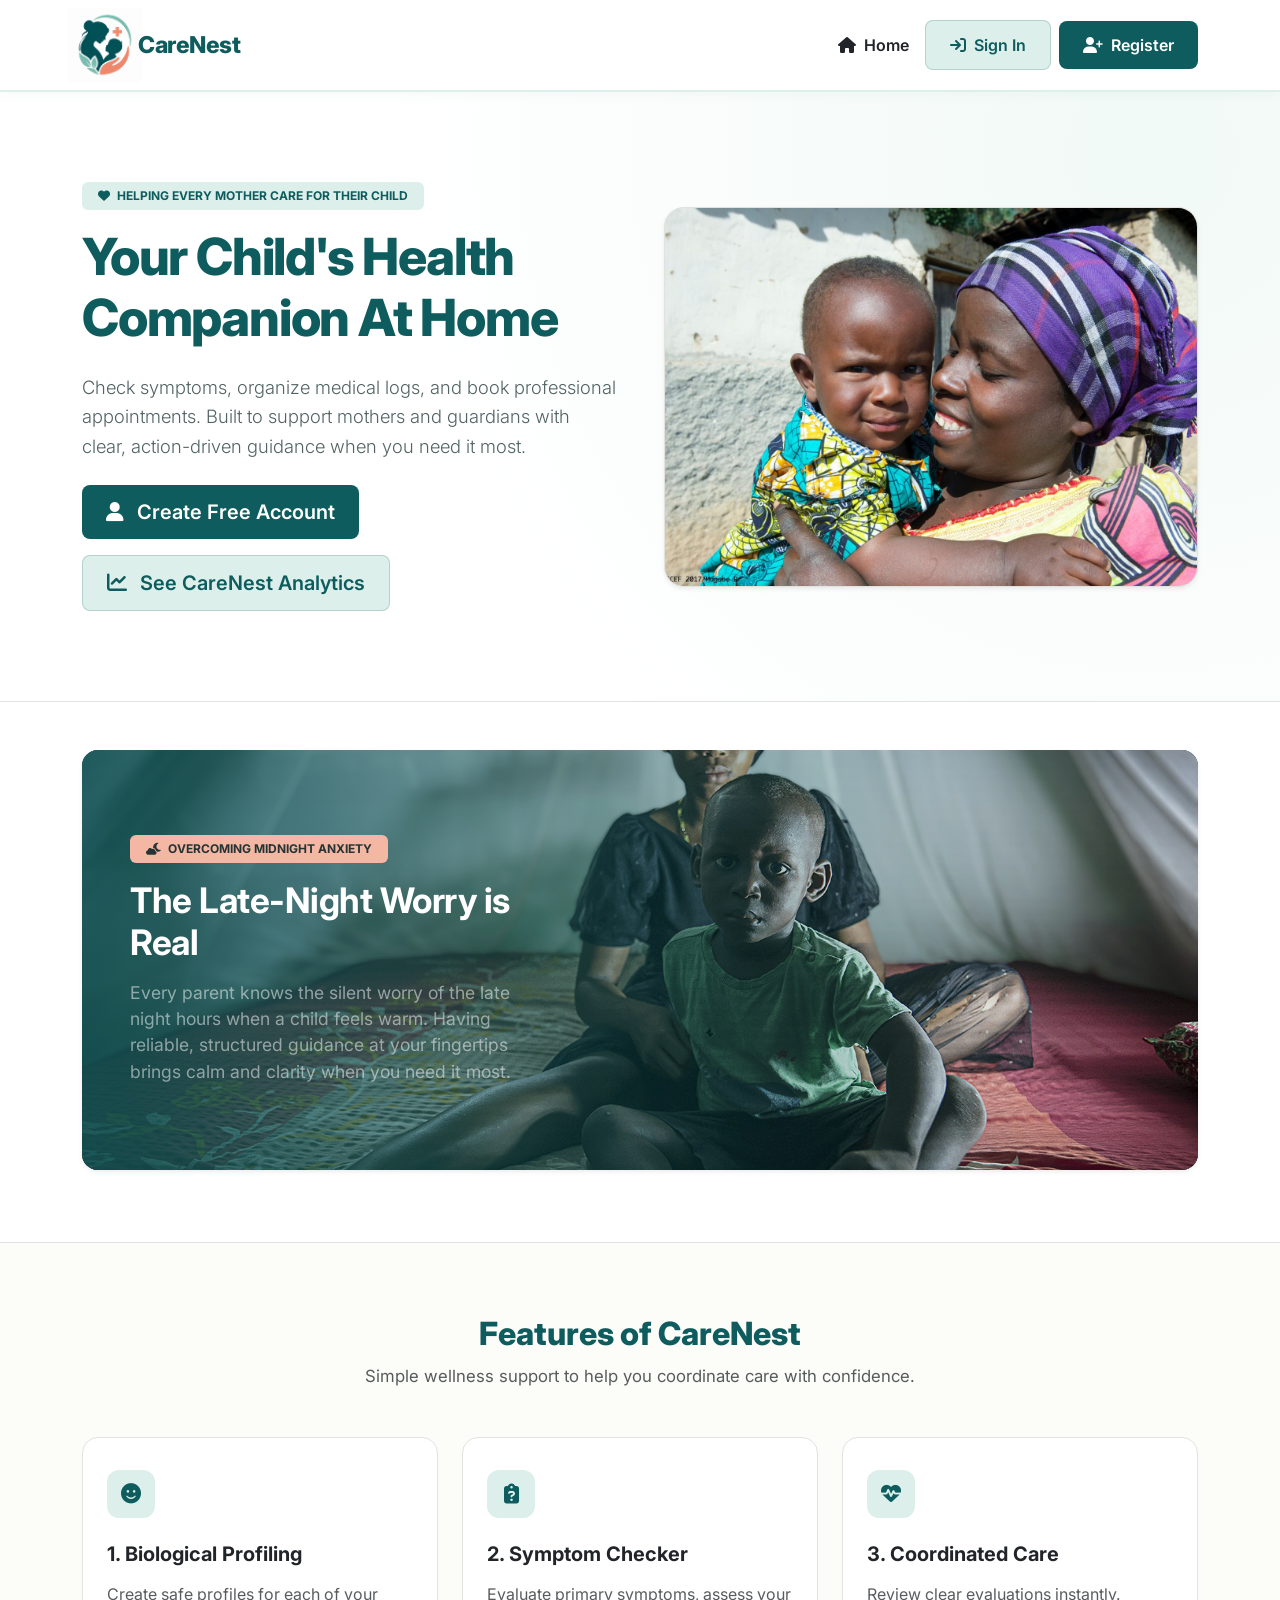
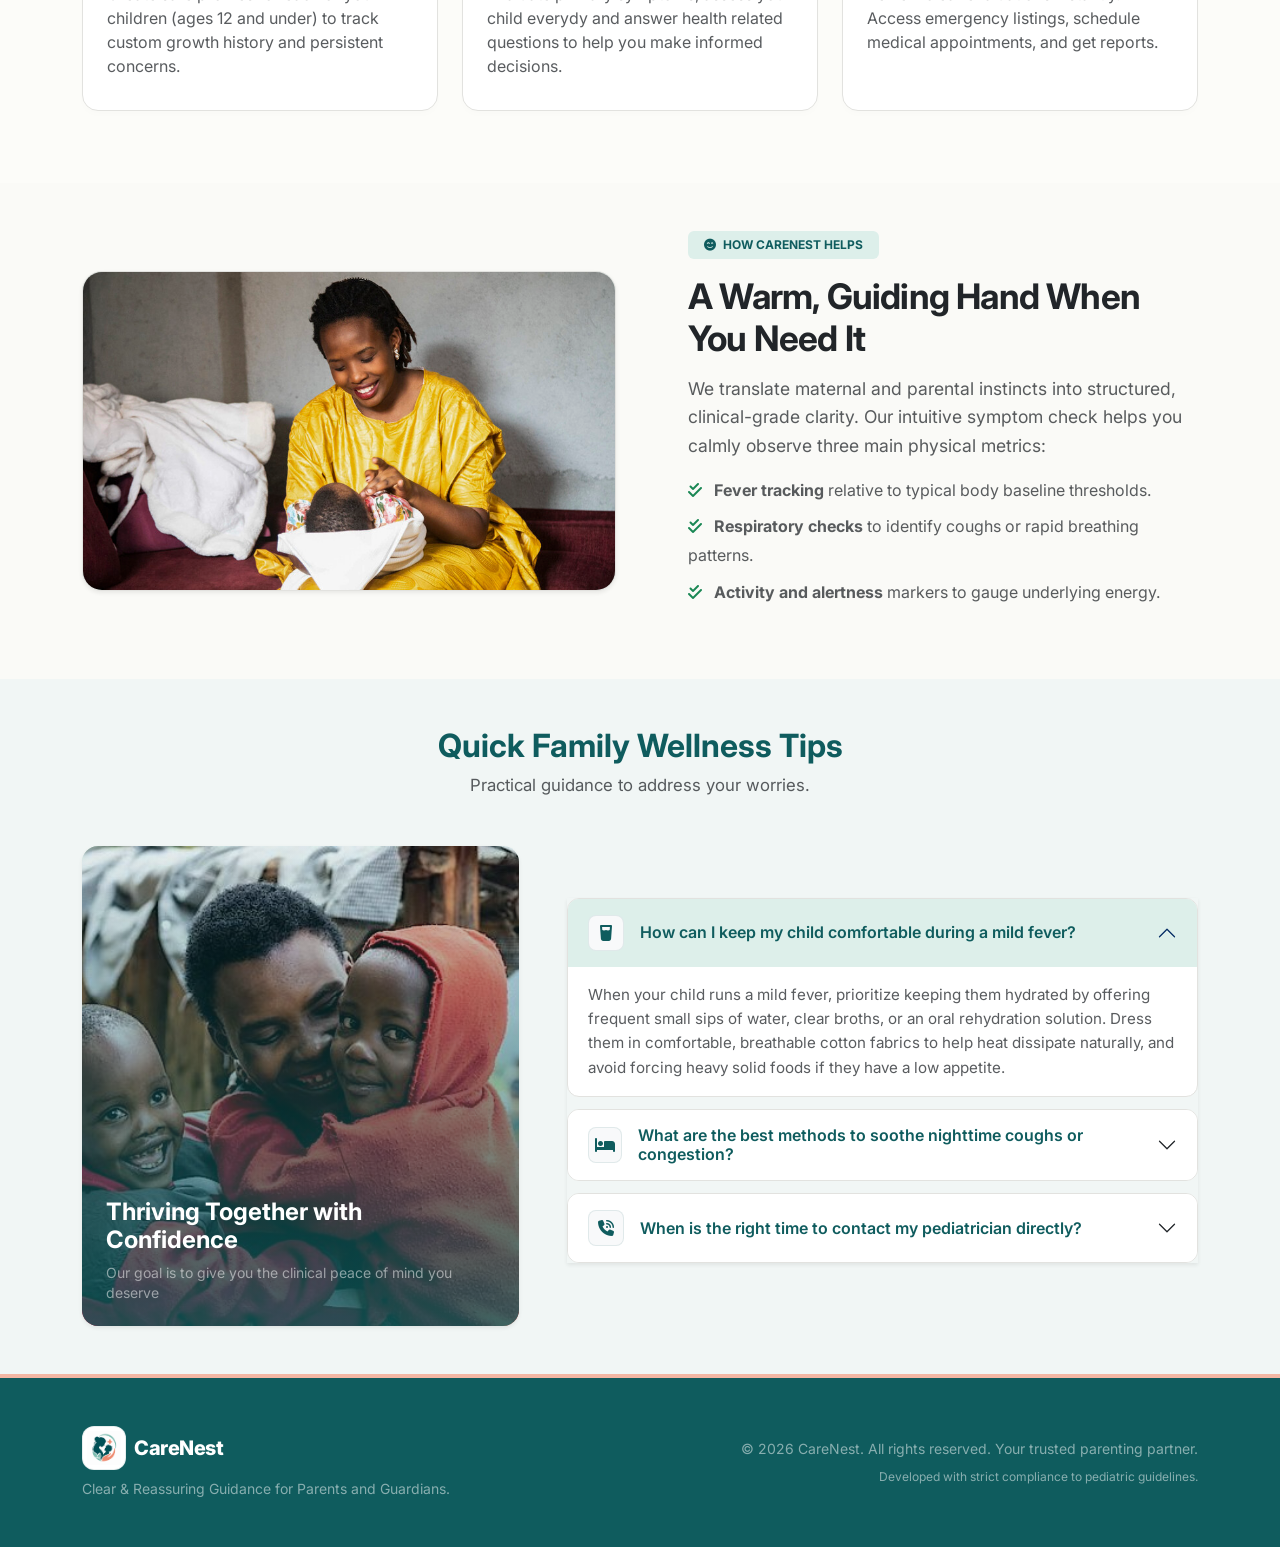
<file: index.html>
<!DOCTYPE html>
<html lang="en">
<head>
  <meta charset="UTF-8">
  <meta name="viewport" content="width=device-width, initial-scale=1.0">
  <title>CareNest - Smart Symptom Tracker & Parent Companion</title>
  <!-- favicon -->
  <link rel="icon" type="image/x-icon" href="assets/images/logo.png">

  
  <!-- Bootstrap 5 CSS -->
  <link href="https://cdn.jsdelivr.net/npm/bootstrap@5.3.0/dist/css/bootstrap.min.css" rel="stylesheet">
  
  <!-- Font Awesome 6 Icons -->
  <link rel="stylesheet" href="https://cdnjs.cloudflare.com/ajax/libs/font-awesome/6.4.0/css/all.min.css">
  
  <!-- Google Fonts: Inter -->
  <link rel="preconnect" href="https://fonts.googleapis.com">
  <link rel="preconnect" href="https://fonts.gstatic.com" crossorigin>
  <link href="https://fonts.googleapis.com/css2?family=Inter:wght@300;400;500;600;700;800&display=swap" rel="stylesheet">
  
  <!-- Custom Stylesheet -->
  <link rel="stylesheet" href="assets/css/style.css">
</head>
<body>

  <nav class="navbar navbar-expand-lg main-nav py-3" id="publicNavbar">
    <div class="container">
      <a class="brand-logo-container" href="index.html">
        <div class="brand-logo-frame">
          <img src="assets/images/logo.png" width="80" height="75" alt="Logo">
        </div>
        <span class="brand-text">CareNest</span>
      </a>
      
      <button class="navbar-toggler" type="button" data-bs-toggle="collapse" data-bs-target="#navContent">
        <span class="navbar-toggler-icon"></span>
      </button>
      
      <div class="collapse navbar-collapse" id="navContent">
        <ul class="navbar-nav ms-auto mb-2 mb-lg-0 align-items-center">
          <li class="nav-item">
            <a class="nav-link text-dark px-3 fw-semibold active" href="index.html">
              <i class="fa-solid fa-house me-1"></i> Home
            </a>
          </li>
          <li class="nav-item me-2">
            <a class="btn btn-secondary-custom my-1 px-4" href="login.html">
              <i class="fa-solid fa-arrow-right-to-bracket me-1"></i> Sign In
            </a>
          </li>
          <li class="nav-item">
            <a class="btn btn-primary-custom my-1 px-4" href="register.html">
              <i class="fa-solid fa-user-plus me-1"></i> Register
            </a>
          </li>
        </ul>
      </div>
    </div>
  </nav>

  <main id="home-view">
    <section class="hero d-flex align-items-center">
      <div class="container">
        <div class="row align-items-center g-5">
          <div class="col-lg-6 hero-text">
            <span class="badge text-uppercase mb-3 px-3 py-2" style="background-color: var(--secondary); color: var(--primary); font-weight:700;">
              <i class="fa-solid fa-heart me-1"></i> Helping every mother care for their child
            </span>
            <h1>Your Child's Health Companion At Home</h1>
            <p class="lead my-4" style="color: var(--text-muted); font-size: 1.15rem; line-height: 1.6;">
              Check symptoms, organize medical logs, and book professional appointments. Built to support mothers and guardians with clear, action-driven guidance when you need it most.
            </p>
            <div class="d-flex gap-3 flex-wrap">
              <a class="btn btn-primary-custom btn-lg px-4" href="register.html">
                <i class="fa-solid fa-user me-2"></i> Create Free Account
              </a>
              <a class="btn btn-secondary-custom btn-lg px-4" href="login.html">
                <i class="fa-solid fa-chart-line me-2"></i> See CareNest Analytics
              </a>
            </div>
          </div>
          <div class="col-lg-6">
            <div class="photo-container shadow-sm">
              <img src="assets/images/carem3.jpeg" alt="Parent holding child happy" onerror="this.style.display='none';">
              
            </div>
          </div>
        </div>
      </div>
    </section>

   <section class="py-5 bg-white border-bottom">
      <div class="container">
        <div class="row align-items-center g-5">
          <div class="col-lg-12 mb-4">
            <div class="photo-container shadow-sm position-relative overflow-hidden rounded-4" style="min-height: 420px; border: none; background-color: #0b4547;">
              
              <img src="assets/images/carea1.jpg" alt="Anxious parent looking at child" class="w-100 h-100 object-fit-cover position-absolute top-0 start-0" style="z-index: 1;" onerror="this.style.display='none';">
              
              <!-- gradient overlay allowing high image visibility -->
              <div class="position-absolute top-0 start-0 w-100 h-100 anxious_overlay"></div>
              
              <!-- Left-aligned text -->
              <div class="position-absolute top-0 start-0 w-100 h-100 d-flex flex-column justify-content-center p-4 p-md-5 text-start left-content-anxious">
                <span class="badge text-uppercase mb-3 px-3 py-2 align-self-start" style="background-color: var(--accent); color: var(--text-color); font-weight:700;">
                  <i class="fa-solid fa-cloud-moon me-1"></i> Overcoming Midnight Anxiety
                </span>
                <h3 class="text-white fw-bold mb-3" style="font-size: 2.2rem; letter-spacing: -0.5px;">The Late-Night Worry is Real</h3>
                <p class="text-white-50 mb-0" style="font-size: 1.1rem; line-height: 1.5;">
                  Every parent knows the silent worry of the late night hours when a child feels warm. Having reliable, structured guidance at your fingertips brings calm and clarity when you need it most.
                </p>
              </div>

            </div>
          </div>
        </div>
      </div>
    </section>

    <!-- Features Section -->
    <section class="py-5" style="background-color: #fcfcf9;">
      <div class="container my-4">
        <div class="text-center mb-5">
          <h2 style="color: var(--primary); font-weight: 800;">Features of CareNest</h2>
          <p class="text-muted" style="max-width: 600px; margin: 10px auto 0 auto; font-size: 1.05rem;">
            Simple wellness support to help you  coordinate care with confidence.
          </p>
        </div>
        <div class="row g-4">
          <div class="col-md-4">
            <div class="info-card">
              <div class="step-badge">
                <i class="fa-solid fa-face-smile"></i>
              </div>
              <h5 class="fw-bold mb-3 text-dark">1. Biological Profiling</h5>
              <p class="text-muted mb-0">Create safe profiles for each of your children (ages 12 and under) to track custom growth history and persistent concerns.</p>
            </div>
          </div>
          <div class="col-md-4">
            <div class="info-card">
              <div class="step-badge">
                <i class="fa-solid fa-clipboard-question"></i>
              </div>
              <h5 class="fw-bold mb-3 text-dark">2. Symptom Checker</h5>
              <p class="text-muted mb-0">Evaluate primary symptoms, assess your child everydy and answer health related questions to help you make informed decisions.</p>
            </div>
          </div>
          <div class="col-md-4">
            <div class="info-card">
              <div class="step-badge">
                <i class="fa-solid fa-heart-pulse"></i>
              </div>
              <h5 class="fw-bold mb-3 text-dark">3. Coordinated Care</h5>
              <p class="text-muted mb-0">Review clear evaluations instantly. Access emergency listings, schedule medical appointments, and get reports.</p>
            </div>
          </div>
        </div>
        </div>
        </section>

      <section class="py-5" style="background-color: #fafaf7; border-bottom: 1px solid var(--border-color);">
      <div class="container">
        <div class="row align-items-center g-5">
          <div class="col-lg-6">
            <div class="photo-container shadow-sm" style="min-height: 320px;">
              <img src="assets/images/carem4.jpg" alt="Child sleeping peacefully">
            </div>
          </div>
          <div class="col-lg-6">
            <div class="ps-lg-4">
              <span class="badge text-uppercase mb-3 px-3 py-2" style="background-color: var(--secondary); color: var(--primary); font-weight:700;">
                <i class="fa-solid fa-face-smile-beam me-1"></i> How CareNest Helps
              </span>
              <h2 class="fw-bold mb-3 text-dark" style="font-size: 2.2rem; letter-spacing: -0.8px;">A Warm, Guiding Hand When You Need It</h2>
              <p class="text-muted mb-3" style="font-size: 1.1rem; line-height: 1.6;">
                We translate maternal and parental instincts into structured, clinical-grade clarity. Our intuitive symptom check helps you calmly observe three main physical metrics:
              </p>
              <ul class="list-unstyled mb-4 text-muted small" style="font-size: 1rem; line-height: 1.8;">
                <li class="mb-2"><i class="fa-solid fa-check-double text-success me-2"></i> <strong>Fever tracking</strong> relative to typical body baseline thresholds.</li>
                <li class="mb-2"><i class="fa-solid fa-check-double text-success me-2"></i> <strong>Respiratory checks</strong> to identify coughs or rapid breathing patterns.</li>
                <li class="mb-2"><i class="fa-solid fa-check-double text-success me-2"></i> <strong>Activity and alertness</strong> markers to gauge underlying energy.</li>
              </ul>
              
            </div>
          </div>
        </div>
      </div>
    </section>

    <!-- tips Section -->
         <section class="py-5" style="background-color: #f1f6f5; border-bottom: 1px solid var(--border-color);">
      <div class="container">
        <div class="text-center mb-5">
          <h2 class="fw-bold" style="color: var(--primary);">Quick Family Wellness Tips</h2>
          <p class="text-muted mx-auto" style="max-width: 600px; font-size: 1.05rem;">
            Practical guidance to address your worries.
          </p>
        </div>

        <div class="row g-5 align-items-center">
          <!-- Happy Mother and Children Image -->
          <div class="col-lg-5">
            <div class="photo-container shadow-sm position-relative overflow-hidden rounded-4" style="min-height: 480px; border: none;">
              <img src="assets/images/carem6.jpg" alt="Happy mother with children" class="w-100 h-100 object-fit-cover position-absolute top-0 start-0" onerror="this.style.display='none';">
              <!-- gradient overlay -->
              <div class="position-absolute top-0 start-0 w-100 h-100" style="background: linear-gradient(180deg, rgba(15, 92, 94, 0.1) 0%, rgba(15, 92, 94, 0.8) 100%); z-index: 2;"></div>
              
              <!-- Bottom aligned caption -->
              <div class="position-absolute bottom-0 start-0 w-100 p-4 text-start" style="z-index: 3;">
                <h4 class="text-white fw-bold mb-2">Thriving Together with Confidence</h4>
                <p class="text-white-50 mb-0 small" style="line-height: 1.4;">
                  Our goal is to give you the clinical peace of mind you deserve
                </p>
              </div>
            </div>
          </div>

          <!-- Reassuring tip Accordion -->
          <div class="col-lg-7">
            <div class="accordion guide-accordion shadow-sm" id="parentTipsAccordion">
              
              <!-- Accordion Item 1 -->
              <div class="accordion-item">
                <h2 class="accordion-header">
                  <button class="accordion-button" type="button" data-bs-toggle="collapse" data-bs-target="#tipOne" aria-expanded="true">
                    <span class="d-flex align-items-center gap-3">
                      <span class="brand-logo-frame bg-light" style="color: var(--primary); width: 36px; height: 36px; border-radius: 8px;">
                        <i class="fa-solid fa-glass-water" style="font-size: 1rem;"></i>
                      </span>
                      <span>How can I keep my child comfortable during a mild fever?</span>
                    </span>
                  </button>
                </h2>
                <div id="tipOne" class="accordion-collapse collapse show" data-bs-parent="#parentTipsAccordion">
                  <div class="accordion-body text-muted" style="line-height: 1.6; font-size: 0.95rem;">
                    When your child runs a mild fever, prioritize keeping them hydrated by offering frequent small sips of water, clear broths, or an oral rehydration solution. Dress them in comfortable, breathable cotton fabrics to help heat dissipate naturally, and avoid forcing heavy solid foods if they have a low appetite.
                  </div>
                </div>
              </div>

              <!-- Accordion Item 2 -->
              <div class="accordion-item">
                <h2 class="accordion-header">
                  <button class="accordion-button collapsed" type="button" data-bs-toggle="collapse" data-bs-target="#tipTwo" aria-expanded="false">
                    <span class="d-flex align-items-center gap-3">
                      <span class="brand-logo-frame bg-light" style="color: var(--primary); width: 36px; height: 36px; border-radius: 8px;">
                        <i class="fa-solid fa-bed" style="font-size: 1rem;"></i>
                      </span>
                      <span>What are the best methods to soothe nighttime coughs or congestion?</span>
                    </span>
                  </button>
                </h2>
                <div id="tipTwo" class="accordion-collapse collapse" data-bs-parent="#parentTipsAccordion">
                  <div class="accordion-body text-muted" style="line-height: 1.6; font-size: 0.95rem;">
                    Uninterrupted rest is crucial for recovery. You can improve room comfort by running a cool-mist humidifier in their sleeping area to moisten dry airways. Alternatively, let your child breathe in warm steam from a hot shower in the bathroom before bedtime to help clear nasal congestion.
                  </div>
                </div>
              </div>

              <!-- Accordion Item 3 -->
              <div class="accordion-item">
                <h2 class="accordion-header">
                  <button class="accordion-button collapsed" type="button" data-bs-toggle="collapse" data-bs-target="#tipThree" aria-expanded="false">
                    <span class="d-flex align-items-center gap-3">
                      <span class="brand-logo-frame bg-light" style="color: var(--primary); width: 36px; height: 36px; border-radius: 8px;">
                        <i class="fa-solid fa-phone-volume" style="font-size: 1rem;"></i>
                      </span>
                      <span>When is the right time to contact my pediatrician directly?</span>
                    </span>
                  </button>
                </h2>
                <div id="tipThree" class="accordion-collapse collapse" data-bs-parent="#parentTipsAccordion">
                  <div class="accordion-body text-muted" style="line-height: 1.6; font-size: 0.95rem;">
                    Always trust your parental intuition. We recommend consulting your healthcare provider directly if your child's fever persists for more than 72 hours, if they exhibit labored or rapid breathing, if they become unusually lethargic and slow to respond, or if they are unable to keep down clear fluids.
                  </div>
                </div>
              </div>

            </div>
          </div>
        </div>
      </div>
    </section>

      </main>

      <!-- Footer -->
      <footer class="py-5 mt-auto text-white" id="publicFooter">
        <div class="container">
          <div class="row g-4 align-items-center">
            <div class="col-md-6 text-center text-md-start">
              <div class="d-flex align-items-center justify-content-center justify-content-md-start gap-2 mb-2">
                <div class="brand-logo-frame bg-white" style="width: 44px; height: 44px; border-radius: 12px; overflow: hidden; display: flex; align-items: center; justify-content: center; padding: 4px;">
                  <img src="assets/images/logo.png" alt="CareNest Logo" style="width: 100%; height: 100%; object-fit: contain;" onerror="this.style.display='none';">
                </div>
                <span class="brand-text text-white mb-0" style="font-size: 1.25rem;">CareNest</span>
              </div>
              <p class="text-white-50 mb-0 small">Clear & Reassuring Guidance for Parents and Guardians.</p>
            </div>
            <div class="col-md-6 text-center text-md-end">
              <p class="text-white-50 mb-1 small">&copy; 2026 CareNest. All rights reserved. Your trusted parenting partner.</p>
              <span class="text-white-50 small" style="font-size: 0.75rem;">Developed with strict compliance to pediatric guidelines.</span>
            </div>
          </div>
        </div>
      </footer>


  <!-- Bootstrap Bundle JS -->
  <script src="https://cdn.jsdelivr.net/npm/bootstrap@5.3.0/dist/js/bootstrap.bundle.min.js"></script>
</body>
</html>
</file>
<file: assets/css/style.css>
:root {
  --primary: #0f5c5e;
  --primary-dark: #0a3e40;
  --secondary: #ddefea;
  --accent: #f3b7a4;
  --accent-dark: #df9e88;
  --background: #fafaf7;
  --text: #243333;
  --text-muted: #536363;
  --white: #ffffff;
  --border: #e2e2df;
  --danger: #d9534f;
  --warning: #f0ad4e;
  --success: #2e7d32;
}

/* Base styles */
body {
  min-height: 100vh;
  margin: 0;
  display: flex;
  flex-direction: column;
  font-family: "Inter", sans-serif;
  color: var(--text);
  background-color: var(--background);
}

/* Main navigation */
.main-nav {
  background-color: var(--white);
  border-bottom: 2px solid var(--secondary);
  box-shadow: 0 4px 12px rgba(15, 92, 94, 0.03);
}

.brand-logo-container {
  display: flex;
  align-items: center;
  gap: 12px;
  text-decoration: none;
}

.brand-logo-frame {
  width: 44px;
  height: 44px;
  display: flex;
  align-items: center;
  justify-content: center;
  color: var(--white);
  background-color: var(--primary);
  border: 1px solid rgba(15, 92, 94, 0.1);
  border-radius: 12px;
  font-size: 1.4rem;
}

.brand-text {
  color: var(--primary);
  font-size: 1.45rem;
  font-weight: 800;
  letter-spacing: -0.5px;
}

/* Buttons */
.btn-primary-custom,
.btn-secondary-custom {
  padding: 12px 28px;
  border-radius: 8px;
  font-weight: 600;
  transition: transform 0.2s ease, background-color 0.2s ease,
    box-shadow 0.2s ease;
}

.btn-primary-custom {
  color: var(--white);
  background-color: var(--primary);
  border: none;
}

.btn-primary-custom:hover {
  color: var(--white);
  background-color: var(--primary-dark);
  box-shadow: 0 4px 8px rgba(15, 92, 94, 0.15);
  transform: translateY(-1px);
}

.btn-secondary-custom {
  color: var(--primary);
  background-color: var(--secondary);
  border: 1px solid rgba(15, 92, 94, 0.2);
}

.btn-secondary-custom:hover {
  color: var(--primary-dark);
  background-color: #c0ded4;
  transform: translateY(-1px);
}

/* Homepage hero */
.hero {
  padding: 90px 0;
  background: radial-gradient(circle at 90% 10%, #f1f9f6 0%, var(--white) 60%);
  border-bottom: 1px solid var(--border);
}

.hero-text h1 {
  color: var(--primary);
  font-size: 3.2rem;
  font-weight: 800;
  line-height: 1.2;
  letter-spacing: -1.2px;
}

.photo-container {
  position: relative;
  min-height: 380px;
  display: flex;
  align-items: center;
  justify-content: center;
  overflow: hidden;
  background-color: var(--secondary);
  border: 1px solid var(--border);
  border-radius: 20px;
  box-shadow: 0 10px 30px rgba(15, 92, 94, 0.05);
}

.photo-container img {
  position: absolute;
  width: 100%;
  height: 100%;
  object-fit: cover;
}

.anxious_overlay {
  background: linear-gradient(90deg, rgba(15, 92, 94, 0.75) 0%, rgba(15, 92, 94, 0.3) 60%, rgba(0, 0, 0, 0) 100%); 
  z-index: 2;
}

.left-content-anxious {
 z-index: 3; 
 max-width: 480px;
}

/* Information cards */
.info-card {
  height: 100%;
  padding: 32px 24px;
  background-color: var(--white);
  border: 1px solid var(--border);
  border-radius: 16px;
  box-shadow: 0 4px 6px rgba(0, 0, 0, 0.01);
  transition: transform 0.25s ease, box-shadow 0.25s ease,
    border-color 0.25s ease;
}

.info-card:hover {
  border-color: var(--primary);
  box-shadow: 0 12px 24px rgba(15, 92, 94, 0.06);
  transform: translateY(-5px);
}

.step-badge {
  width: 48px;
  height: 48px;
  margin-bottom: 24px;
  display: flex;
  align-items: center;
  justify-content: center;
  color: var(--primary);
  background-color: var(--secondary);
  border-radius: 12px;
  font-size: 1.25rem;
  font-weight: 700;
}

/* Guide and safety sections */

.guide-accordion .accordion-item {
  margin-bottom: 12px;
  overflow: hidden;
  background-color: var(--white);
  border: 1px solid var(--border);
  border-radius: 12px;
}

.guide-accordion .accordion-button {
  color: var(--primary);
  background-color: var(--white);
  font-weight: 600;
}

.guide-accordion .accordion-button:not(.collapsed) {
  background-color: var(--secondary);
  box-shadow: none;
}

.safety-banner {
  padding: 24px;
  background-color: #fff8f5;
  border: 1px solid var(--accent);
  border-left: 6px solid var(--accent-dark);
  border-radius: 12px;
}

/* Login and registration */
.auth-card {
  max-width: 480px;
  margin: 80px auto;
  padding: 40px;
  background-color: var(--white);
  border: 1px solid var(--border);
  border-radius: 16px;
  box-shadow: 0 10px 25px rgba(0, 0, 0, 0.02);
}

/* Dashboard layout */
.dashboard-container {
  display: flex;
  flex-grow: 1;
  background-color: var(--background);
}

.side-menu {
  width: 280px;
  height: 100vh;
  padding: 24px 0;
  display: flex;
  flex-direction: column;
  flex-shrink: 0;
  align-self: flex-start;
  position: sticky;
  top: 0;
  overflow: hidden;
  color: var(--white);
  background-color: var(--primary);
  box-shadow: 6px 0 15px rgba(0, 0, 0, 0.03);
}

.side-menu nav {
  min-height: 0;
  overflow-y: auto;
}

.side-menu > .mt-auto {
  flex-shrink: 0;
}

.mobile-sidebar-toggle,
.mobile-sidebar-close,
.mobile-sidebar-backdrop {
  display: none;
}

.side-menu .brand-header {
  margin-bottom: 20px;
  padding: 0 24px 24px;
  border-bottom: 1px solid rgba(255, 255, 255, 0.1);
}

.side-menu a {
  padding: 14px 24px;
  display: flex;
  align-items: center;
  gap: 12px;
  color: rgba(255, 255, 255, 0.82);
  border-left: 4px solid transparent;
  font-size: 0.95rem;
  font-weight: 500;
  text-decoration: none;
  cursor: pointer;
  transition: color 0.2s ease, background-color 0.2s ease,
    border-color 0.2s ease;
}

.side-menu a:hover {
  color: var(--white);
  background-color: rgba(255, 255, 255, 0.04);
}

.side-menu a.active {
  padding-left: 23px;
  color: var(--white);
  background-color: rgba(255, 255, 255, 0.1);
  border-left: 5px solid var(--accent);
  font-weight: 700;
}

.content-area {
  flex-grow: 1;
  padding: 40px;
  overflow-y: auto;
}

/* Child and summary cards */
.child-card {
  overflow: hidden;
  background-color: var(--white);
  border: 1px solid var(--border);
  border-radius: 16px;
  box-shadow: 0 2px 8px rgba(0, 0, 0, 0.01);
  transition: transform 0.2s ease, box-shadow 0.2s ease;
}

.child-card:hover {
  box-shadow: 0 12px 20px rgba(0, 0, 0, 0.04);
  transform: translateY(-4px);
}

.child-card-img {
  height: 150px;
  display: flex;
  align-items: center;
  justify-content: center;
  background-color: var(--secondary);
  border-bottom: 1px solid var(--border);
}

.child-card-img i {
  color: var(--primary);
  font-size: 3.5rem;
}

.summary-card {
  padding: 24px;
  background-color: var(--white);
  border: 1px solid var(--border);
  border-left: 5px solid var(--primary);
  border-radius: 12px;
  box-shadow: 0 4px 6px rgba(0, 0, 0, 0.01);
}

/* Assessment section */
.assessment-progress-container {
  height: 10px;
  margin-bottom: 30px;
  overflow: hidden;
  background-color: var(--secondary);
  border-radius: 12px;
}

.assessment-progress-bar {
  width: 25%;
  height: 100%;
  background-color: var(--primary);
  transition: width 0.3s ease;
}

.question-card {
  margin-bottom: 24px;
  padding: 40px;
  background-color: var(--white);
  border: 1px solid var(--border);
  border-radius: 16px;
  box-shadow: 0 4px 12px rgba(0, 0, 0, 0.01);
}

.avatar-circle {
  width: 34px;
  height: 34px;
  display: flex;
  align-items: center;
  justify-content: center;
  color: var(--primary);
  background-color: var(--secondary);
  border: 1.5px solid rgba(15, 92, 94, 0.15);
  border-radius: 50%;
  font-size: 0.9rem;
  font-weight: 700;
}

.chart-card {
  padding: 28px;
  background-color: var(--white);
  border: 1px solid var(--border);
  border-radius: 16px;
  box-shadow: 0 4px 12px rgba(0, 0, 0, 0.01);
}

/* Dashboard section switching */
.dash-section {
  display: none;
}

.dash-section.active-section {
  display: block;
}

#publicFooter {
  background-color: var(--primary);
  border-top: 4px solid var(--accent);
}

.hospital-card {
    border: 1px solid var(--border);
    border-radius: 14px;
    transition: transform 0.2s ease, box-shadow 0.2s ease, border-color 0.2s ease;
    background-color: var(--white);
  }
  .hospital-card:hover {
    transform: translateY(-2px);
    box-shadow: 0 8px 20px rgba(0,0,0,0.06);
    border-color: var(--primary);
  }
  .hospital-card.closest-hospital {
    border: 2px solid var(--primary) !important;
    background-color: #fff8f8;
}

/* Responsive layout */
@media (max-width: 991px) {
  .hero {
    padding: 64px 0;
  }

  .hero-text h1 {
    font-size: 2.5rem;
  }

  .dashboard-container {
    display: block;
  }

  .side-menu {
    width: min(280px, 85vw);
    height: 100dvh;
    min-height: 100vh;
    position: fixed;
    top: 0;
    left: 0;
    z-index: 1050;
    overflow: hidden;
    transform: translateX(-100%);
    transition: transform 0.25s ease;
  }

  .side-menu.mobile-open {
    transform: translateX(0);
  }

  .side-menu nav {
    overflow-y: auto;
  }

  .mobile-sidebar-toggle {
    width: 44px;
    height: 44px;
    display: inline-flex;
    align-items: center;
    justify-content: center;
    position: fixed;
    top: 16px;
    left: 16px;
    z-index: 1035;
    color: var(--white);
    background-color: var(--primary);
    border: 0;
    border-radius: 10px;
    box-shadow: 0 6px 18px rgba(15, 92, 94, 0.24);
  }

  .mobile-sidebar-close {
    width: 36px;
    height: 36px;
    display: inline-flex;
    align-items: center;
    justify-content: center;
    position: absolute;
    top: 16px;
    right: 16px;
    color: var(--white);
    background: rgba(255, 255, 255, 0.1);
    border: 0;
    border-radius: 8px;
  }

  .mobile-sidebar-backdrop {
    display: block;
    position: fixed;
    inset: 0;
    z-index: 1040;
    visibility: hidden;
    background-color: rgba(0, 0, 0, 0.45);
    opacity: 0;
    transition: opacity 0.25s ease, visibility 0.25s ease;
  }

  .mobile-sidebar-backdrop.active {
    visibility: visible;
    opacity: 1;
  }

  body.mobile-sidebar-open {
    overflow: hidden;
  }

  .content-area {
    padding: 76px 24px 24px;
  }
}

@media (max-width: 575px) {
  .hero {
    padding: 48px 0;
  }

  .hero-text h1 {
    font-size: 2rem;
  }

  .photo-container {
    min-height: 280px;
  }

  .auth-card {
    margin: 40px 16px;
    padding: 28px 20px;
  }

  .content-area {
    padding: 76px 16px 20px;
  }

  .question-card {
    padding: 24px 18px;
  }
}

.dt-container .dt-paging .pagination {
  --bs-pagination-color: var(--primary);
  --bs-pagination-hover-color: var(--primary-dark);
  --bs-pagination-focus-color: var(--primary-dark);
  --bs-pagination-active-bg: var(--primary);
  --bs-pagination-active-border-color: var(--primary);
}
</file>
